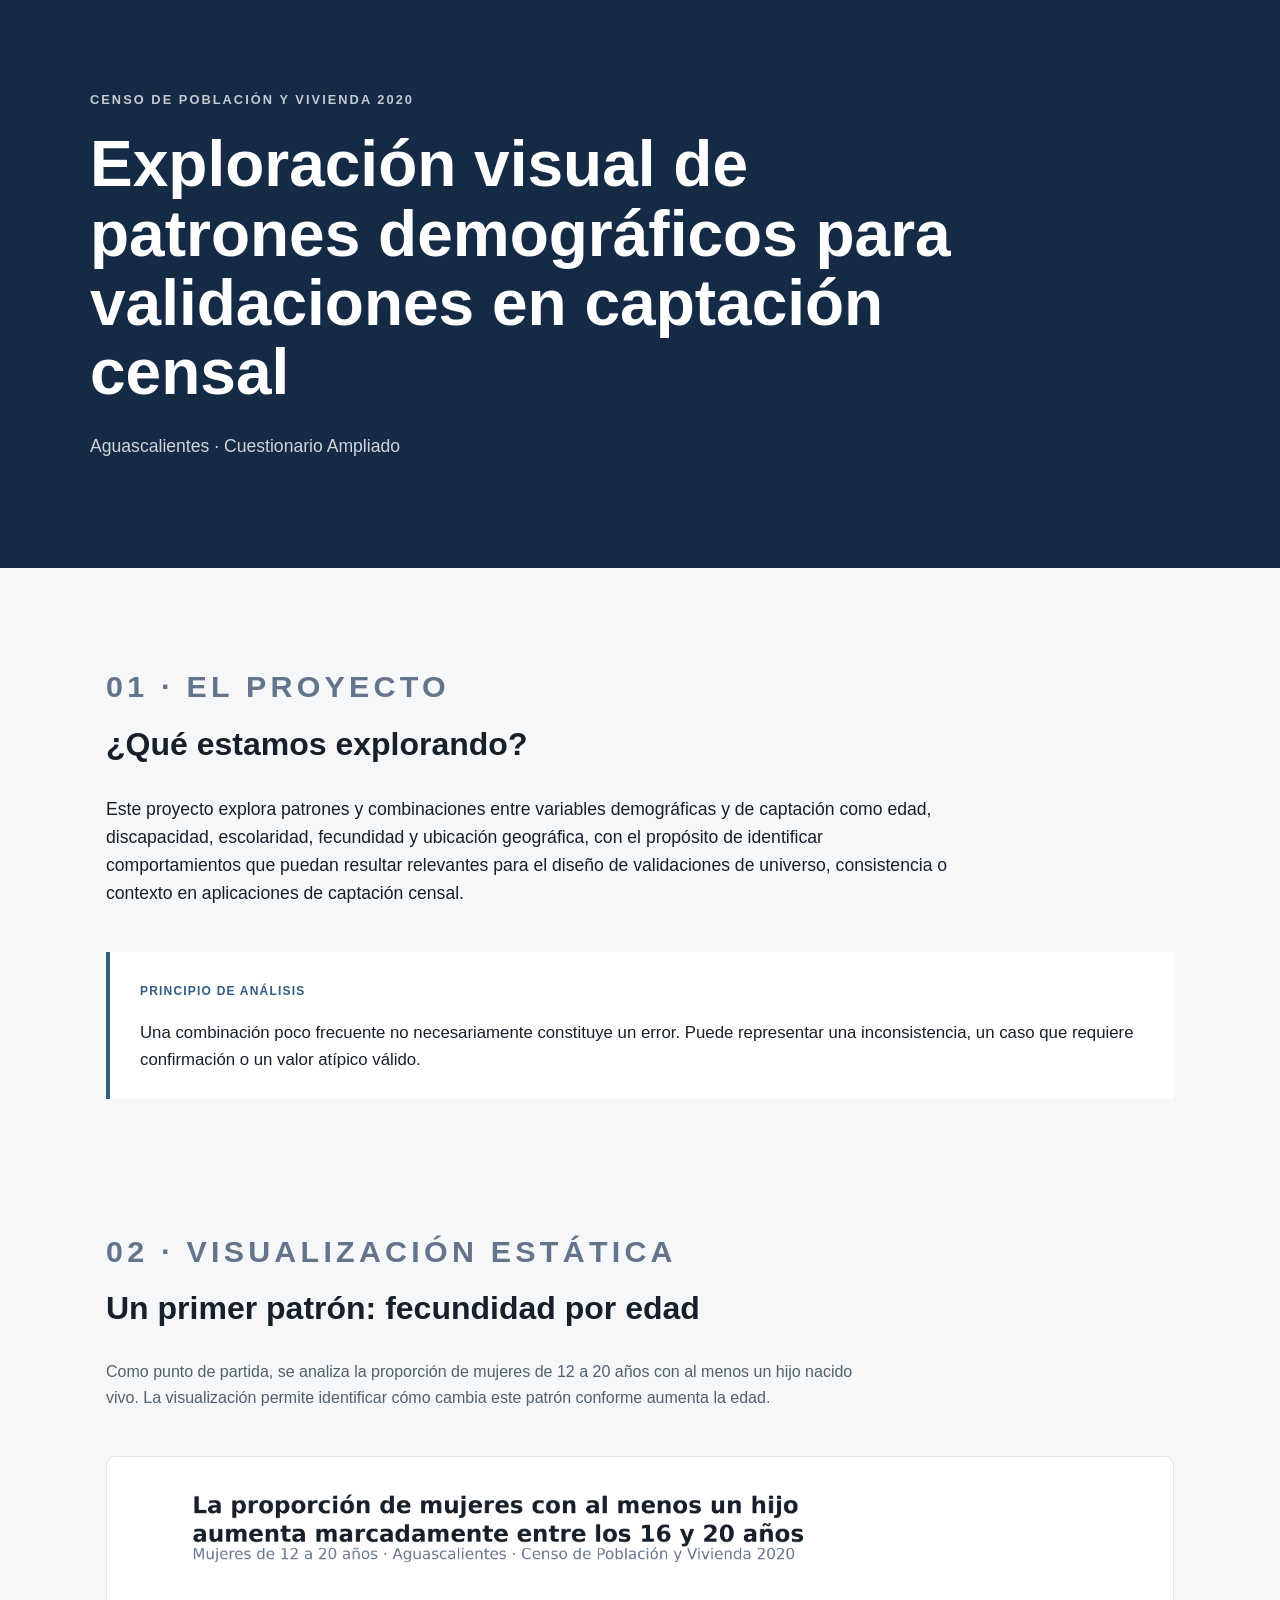
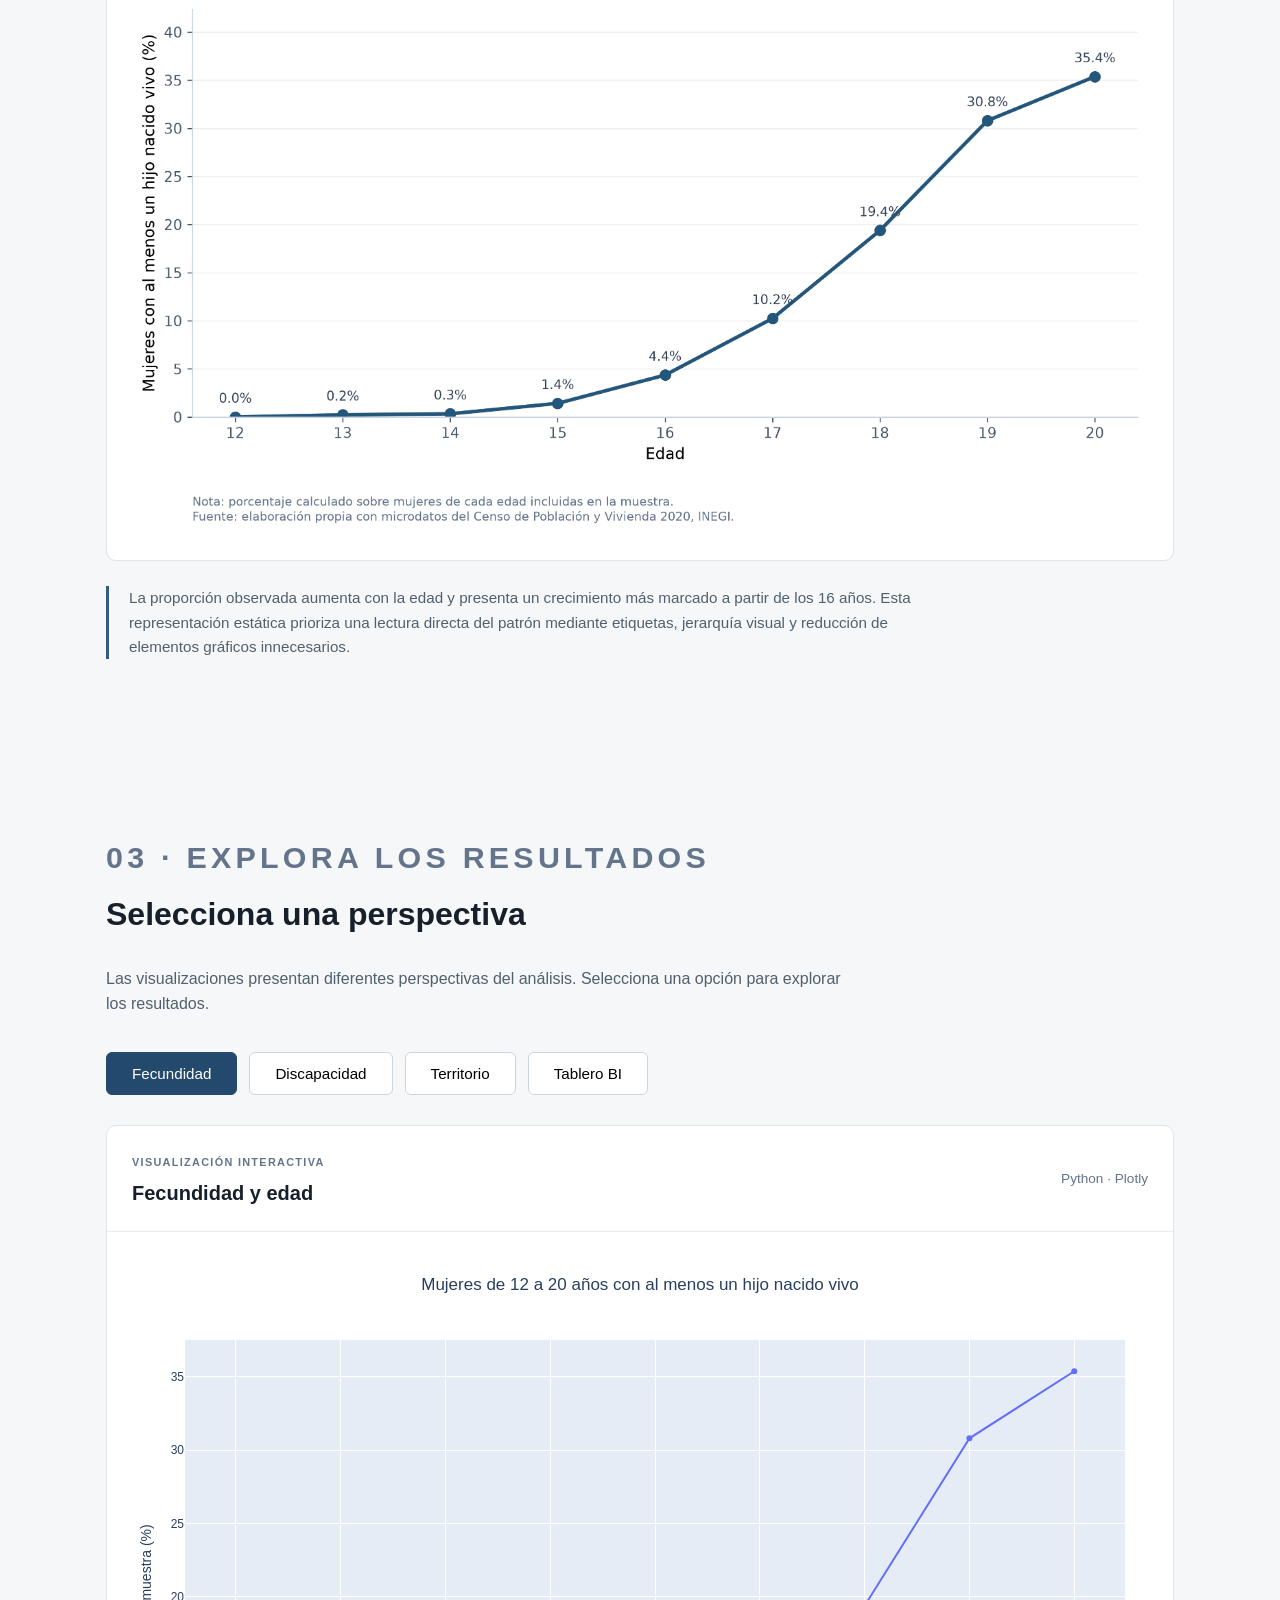
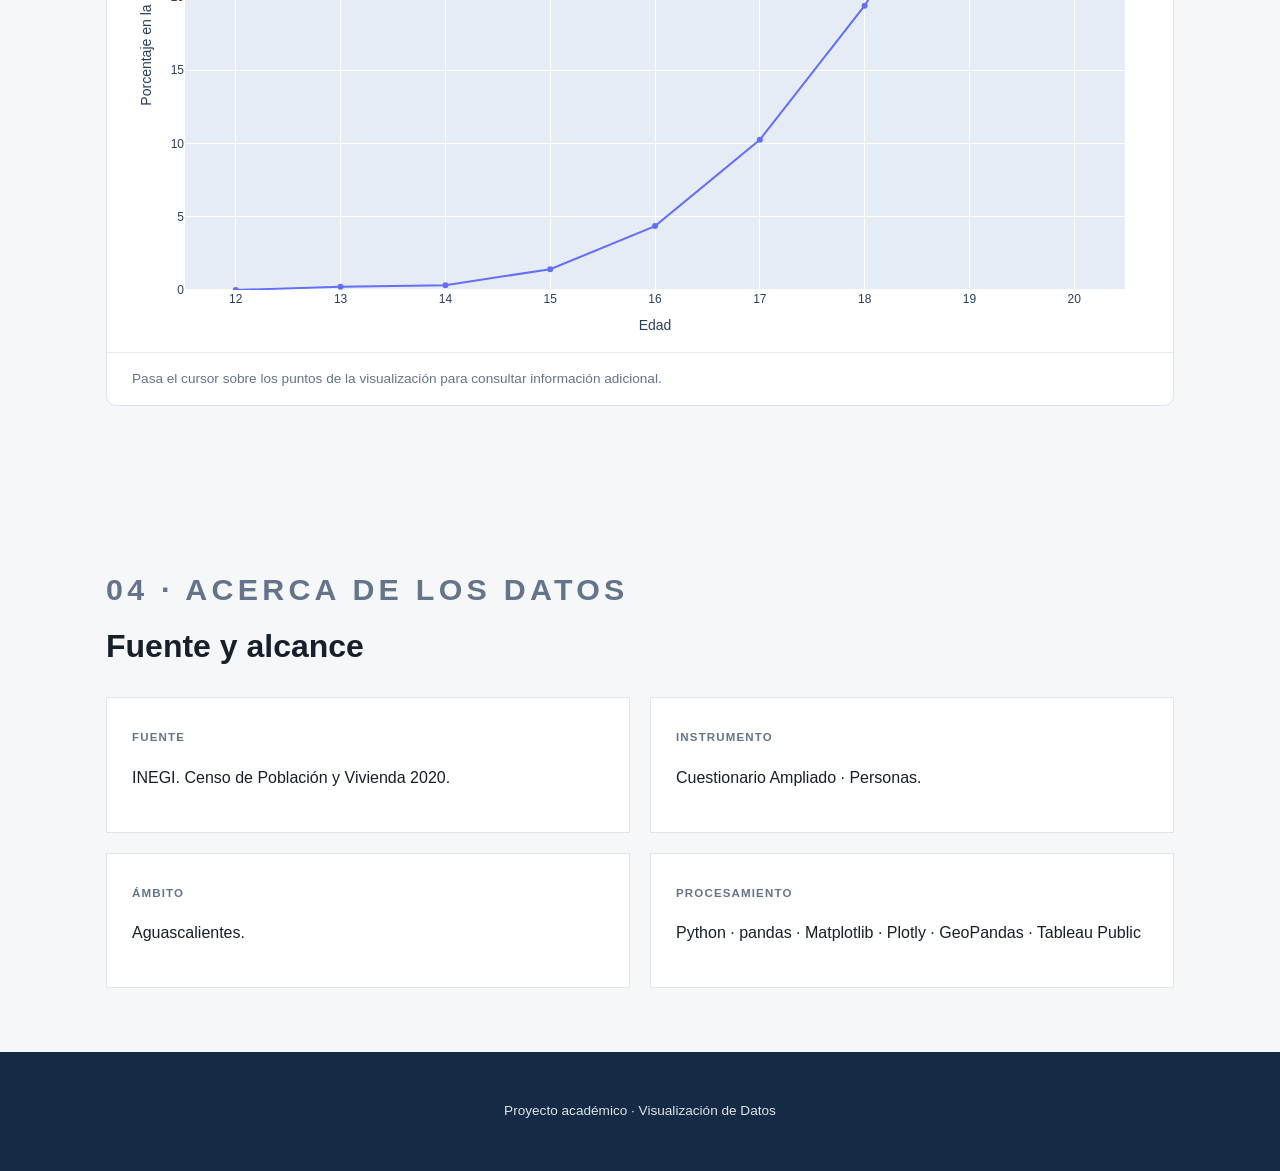
<file: index.html>
<!DOCTYPE html>
<html lang="es">
<head>
    <meta charset="UTF-8">
    <meta name="viewport" content="width=device-width, initial-scale=1.0">

    <title>Visualización Censo 2020 | Aguascalientes</title>

    <link rel="stylesheet" href="css/estilos.css">
</head>

<body>

<header class="hero">
    <div class="hero-contenido">
        <p class="etiqueta">CENSO DE POBLACIÓN Y VIVIENDA 2020</p>

        <h1>
            Exploración visual de patrones demográficos para validaciones en captación censal
        </h1>
        <p class="subtitulo">
            Aguascalientes · Cuestionario Ampliado
        </p>
    </div>
</header>


<main>
    <section class="seccion introduccion">
        <p class="numero-seccion">01 · EL PROYECTO</p>
        <h2>¿Qué estamos explorando?</h2>
        <p class="texto-principal">
            Este proyecto explora patrones y combinaciones entre variables
            demográficas y de captación como edad, discapacidad, escolaridad,
            fecundidad y ubicación geográfica, con el propósito de identificar
            comportamientos que puedan resultar relevantes para el diseño de
            validaciones de universo, consistencia o contexto en aplicaciones
            de captación censal.
        </p>
        <div class="principio">
            <span>Principio de análisis</span>
            <p>
                Una combinación poco frecuente no necesariamente constituye
                un error. Puede representar una inconsistencia, un caso que
                requiere confirmación o un valor atípico válido.
            </p>
        </div>
    </section>
	
	<section class="seccion seccion-estatica">
    <div class="numero-seccion">
        02 · VISUALIZACIÓN ESTÁTICA
    </div>

    <h2>Un primer patrón: fecundidad por edad</h2>

    <p class="descripcion">
        Como punto de partida, se analiza la proporción de mujeres
        de 12 a 20 años con al menos un hijo nacido vivo. La
        visualización permite identificar cómo cambia este patrón
        conforme aumenta la edad.
    </p>

    <div class="grafica-estatica">
        <img
            src="visualizaciones/fecundidad_estatica.png"
            alt="Porcentaje de mujeres de 12 a 20 años con al menos un hijo nacido vivo">
    </div>

    <p class="interpretacion-estatica">
        La proporción observada aumenta con la edad y presenta un
        crecimiento más marcado a partir de los 16 años. Esta
        representación estática prioriza una lectura directa del
        patrón mediante etiquetas, jerarquía visual y reducción de
        elementos gráficos innecesarios.
    </p>
</section>

    <section class="seccion seccion-estatica">
        <p class="numero-seccion">03 · EXPLORA LOS RESULTADOS</p>
        <h2>Selecciona una perspectiva</h2>
        <p class="descripcion">
            Las visualizaciones presentan diferentes perspectivas del análisis.
            Selecciona una opción para explorar los resultados.
        </p>
        <div class="botones">
            <button class="boton-grafica activo" onclick="mostrarGrafica('visualizaciones/fecundidad.html','Fecundidad y edad',this)">
				Fecundidad
            </button>
            <button class="boton-grafica" onclick="mostrarGrafica('visualizaciones/discapacidad.html','Dificultad reportada por edad',this)">
				Discapacidad
			</button>
            <button class="boton-grafica" onclick="mostrarGrafica('visualizaciones/territorio.html','Patrones territoriales',this)">
				Territorio
			</button>
			<button class="boton-grafica"  onclick="mostrarTableau(this)">
				Tablero BI
			</button>
        </div>

        <div class="visualizacion">
            <div class="encabezado-visualizacion">
                <div>
                    <span class="tipo">VISUALIZACIÓN INTERACTIVA</span>
                    <h3 id="tituloGrafica">Fecundidad y edad</h3>
                </div>
                <span class="herramienta">Python · Plotly</span>
            </div>
            <div id="contenedorGrafica">
                <iframe id="visorGrafica" src="visualizaciones/fecundidad.html" title="Visualización interactiva de fecundidad" loading="lazy">
                </iframe>
            </div>
            <p class="ayuda">
                Pasa el cursor sobre los puntos de la visualización para
                consultar información adicional.
            </p>
        </div>
    </section>

    <section class="seccion datos">
        <p class="numero-seccion">04 · ACERCA DE LOS DATOS</p>
        <h2>Fuente y alcance</h2>
        <div class="datos-grid">
            <div>
                <span class="dato-titulo">Fuente</span>
                <p>INEGI. Censo de Población y Vivienda 2020.</p>
            </div>
            <div>
                <span class="dato-titulo">Instrumento</span>
                <p>Cuestionario Ampliado · Personas.</p>
            </div>
            <div>
                <span class="dato-titulo">Ámbito</span>
                <p>Aguascalientes.</p>
            </div>
            <div>
                <span class="dato-titulo">Procesamiento</span>
                <p>Python · pandas · Matplotlib · Plotly · GeoPandas · Tableau Public</p>
            </div>
        </div>
    </section>
</main>


<footer>
    <p>
        Proyecto académico · Visualización de Datos
    </p>
</footer>

<script>

function mostrarGrafica(archivo, titulo, boton) {
    const contenedor = document.getElementById("contenedorGrafica");
    contenedor.innerHTML = `
        <iframe
            id="visorGrafica"
            src="${archivo}"
            title="${titulo}"
            loading="lazy">
        </iframe>
    `;
    document.getElementById("tituloGrafica").textContent = titulo;
    document.querySelector(".herramienta").textContent ="Python · Plotly";
    document.querySelector(".ayuda").textContent = "Pasa el cursor sobre los elementos de la visualización para consultar información adicional.";
    activarBoton(boton);
}

function mostrarTableau(boton) {
    const contenedor = document.getElementById("contenedorGrafica");
    contenedor.innerHTML = `
        <iframe
            id="visorGrafica"
            class="visor-tableau"
            src="https://public.tableau.com/views/Patronesterritorialesdedificultadesreportadas-Aguascalientes/PatronesterritorialesdedificultadesreportadasenAguascalientes?:showVizHome=no&:embed=yes&:language=es-ES"
            title="Tablero territorial de dificultades reportadas en Aguascalientes"
            loading="lazy"
            allowfullscreen>
        </iframe>
    `;
    document.getElementById("tituloGrafica").textContent = "Tablero territorial";
    document.querySelector(".herramienta").textContent ="Tableau Public";
    document.querySelector(".ayuda").textContent = "Selecciona un municipio para actualizar el indicador global y consulta información mediante los elementos interactivos del tablero.";
    activarBoton(boton);
}

function mostrarPendiente(nombre, boton) {
    const contenedor = document.getElementById("contenedorGrafica");
    contenedor.innerHTML = `
        <div class="pendiente">
            <span>PRÓXIMAMENTE</span>
            <h3>${nombre}</h3>
            <p>
                Esta perspectiva se incorporará al explorador
                en la siguiente etapa del proyecto.
            </p>
        </div>
    `;
    document.getElementById("tituloGrafica").textContent = nombre;
    activarBoton(boton);
}


function activarBoton(boton) {
    document
        .querySelectorAll(".boton-grafica")
        .forEach(b => b.classList.remove("activo"));
    boton.classList.add("activo");
}

</script>

</body>
</html>
</file>
<file: css/estilos.css>
* {
    box-sizing: border-box;
}

html {
    scroll-behavior: smooth;
}

body {
    margin: 0;
    font-family: Arial, Helvetica, sans-serif;
    color: #17202a;
    background: #f7f8fa;
    line-height: 1.6;
}


/* PORTADA  */

.hero {
    background: #152b45;
    color: white;
    padding: 90px 30px;
}

.hero-contenido {
    max-width: 1100px;
    margin: auto;
}

.etiqueta {
    margin: 0 0 20px;
    font-size: 0.8rem;
    letter-spacing: 0.16em;
    font-weight: bold;
    opacity: 0.75;
}

.hero h1 {
    max-width: 900px;
    margin: 0;
    font-size: clamp(2.2rem, 5vw, 4rem);
    line-height: 1.08;
    font-weight: 600;
}

.subtitulo {
    margin-top: 25px;
    font-size: 1.1rem;
    opacity: 0.8;
}


/*   SECCIONES */

.seccion {
    width: 100%;
    max-width: 1180px;
    margin: 0 auto;
    padding: 64px 56px;
    box-sizing: border-box;
    background: transparent;
}

.numero-seccion {
    margin-bottom: 8px;
    font-size: 1.90rem;
    font-weight: bold;
    letter-spacing: 0.14em;
    color: #64748b;
}

h2 {
    margin-top: 0;
    margin-bottom: 25px;
    font-size: 2rem;
}

.texto-principal {
    max-width: 850px;
    font-size: 1.1rem;
}

.descripcion {
    max-width: 750px;
    color: #52606d;
}

body {
    background: #f5f7f9;
}


.botones {
    display: flex;
    flex-wrap: wrap;
    gap: 12px;
    margin-top: 35px;
    margin-bottom: 30px;
}

.boton-grafica {
    border: 1px solid #cbd5e1;
    background: white;
    padding: 12px 25px;
    border-radius: 6px;
    font-size: 0.95rem;
    cursor: pointer;
    transition: 0.2s;
}

.boton-grafica:hover {
    background: #eef3f8;
}

.boton-grafica.activo {
    background: #23496c;
    color: white;
    border-color: #23496c;
}


.visualizacion {
    max-width: 1200px !important;
    margin-top: 25px;
    border: 1px solid #dfe4ea;
    border-radius: 10px;
    overflow: hidden;
    background: white;
}

.encabezado-visualizacion {
    display: flex;
    justify-content: space-between;
    align-items: center;
    gap: 20px;
    padding: 22px 25px;
    border-bottom: 1px solid #e7ebef;
}

.encabezado-visualizacion h3 {
    margin: 4px 0 0;
    font-size: 1.25rem;
}

.tipo {
    font-size: 0.68rem;
    font-weight: bold;
    letter-spacing: 0.12em;
    color: #64748b;
}

.herramienta {
    font-size: 0.85rem;
    color: #64748b;
}

#contenedorGrafica {
    width: 100%;
    min-height: 720px;
}

#visorGrafica {
    display: block;
    width: 100%;
    height: 720px;
    border: 0;
}

.ayuda {
    margin: 0;
    padding: 15px 25px;
    border-top: 1px solid #e7ebef;
    font-size: 0.85rem;
    color: #64748b;
}

.pendiente {
    min-height: 600px;
    display: flex;
    flex-direction: column;
    align-items: center;
    justify-content: center;
    text-align: center;
    padding: 30px;
}

.pendiente span {
    font-size: 0.7rem;
    letter-spacing: 0.15em;
    color: #64748b;
}

.pendiente h3 {
    margin: 8px 0;
    font-size: 2rem;
}

.principio {
    margin-top: 45px;
    padding: 25px 30px;
    border-left: 4px solid #345b82;
    background: white;
}

.principio span {
    font-size: 0.75rem;
    font-weight: bold;
    text-transform: uppercase;
    letter-spacing: 0.1em;
    color: #345b82;
}

.principio p {
    margin-bottom: 0;
    font-size: 1.05rem;
}

.grafica-estatica {
    margin-top: 45px;
    padding: 25px;
    background: #ffffff;
    border: 1px solid #dfe4ea;
    border-radius: 10px;
}

.grafica-estatica img {
    display: block;
    width: 100%;
    max-width: 1050px;
    height: auto;
    margin: auto;
}

.interpretacion-estatica {
    max-width: 850px;
    margin-top: 25px;
    padding-left: 20px;
    border-left: 3px solid #345b82;

    color: #52606d;
    font-size: .95rem;
}



.datos-grid {
    display: grid;
    grid-template-columns: repeat(2, 1fr);
    gap: 20px;
}

.datos-grid > div {
    padding: 25px;
    background: white;
    border: 1px solid #e1e6eb;
}

.dato-titulo {
    font-size: 0.72rem;
    font-weight: bold;
    text-transform: uppercase;
    letter-spacing: 0.1em;
    color: #64748b;
}


footer {
    padding: 35px;
    text-align: center;
    background: #152b45;
    color: #dbe4ec;
    font-size: 0.85rem;
}


@media (max-width: 700px) {

    .hero {
        padding: 60px 22px;
    }

    .seccion {
        padding: 60px 22px;
    }

    .datos-grid {
        grid-template-columns: 1fr;
    }

    .encabezado-visualizacion {
        align-items: flex-start;
        flex-direction: column;
    }

    #visorGrafica {
        height: 500px;
    }

    #contenedorGrafica {
        min-height: 500px;
    }
	
	.visor-tableau {
    height: 940px !important;
}
}
</file>
